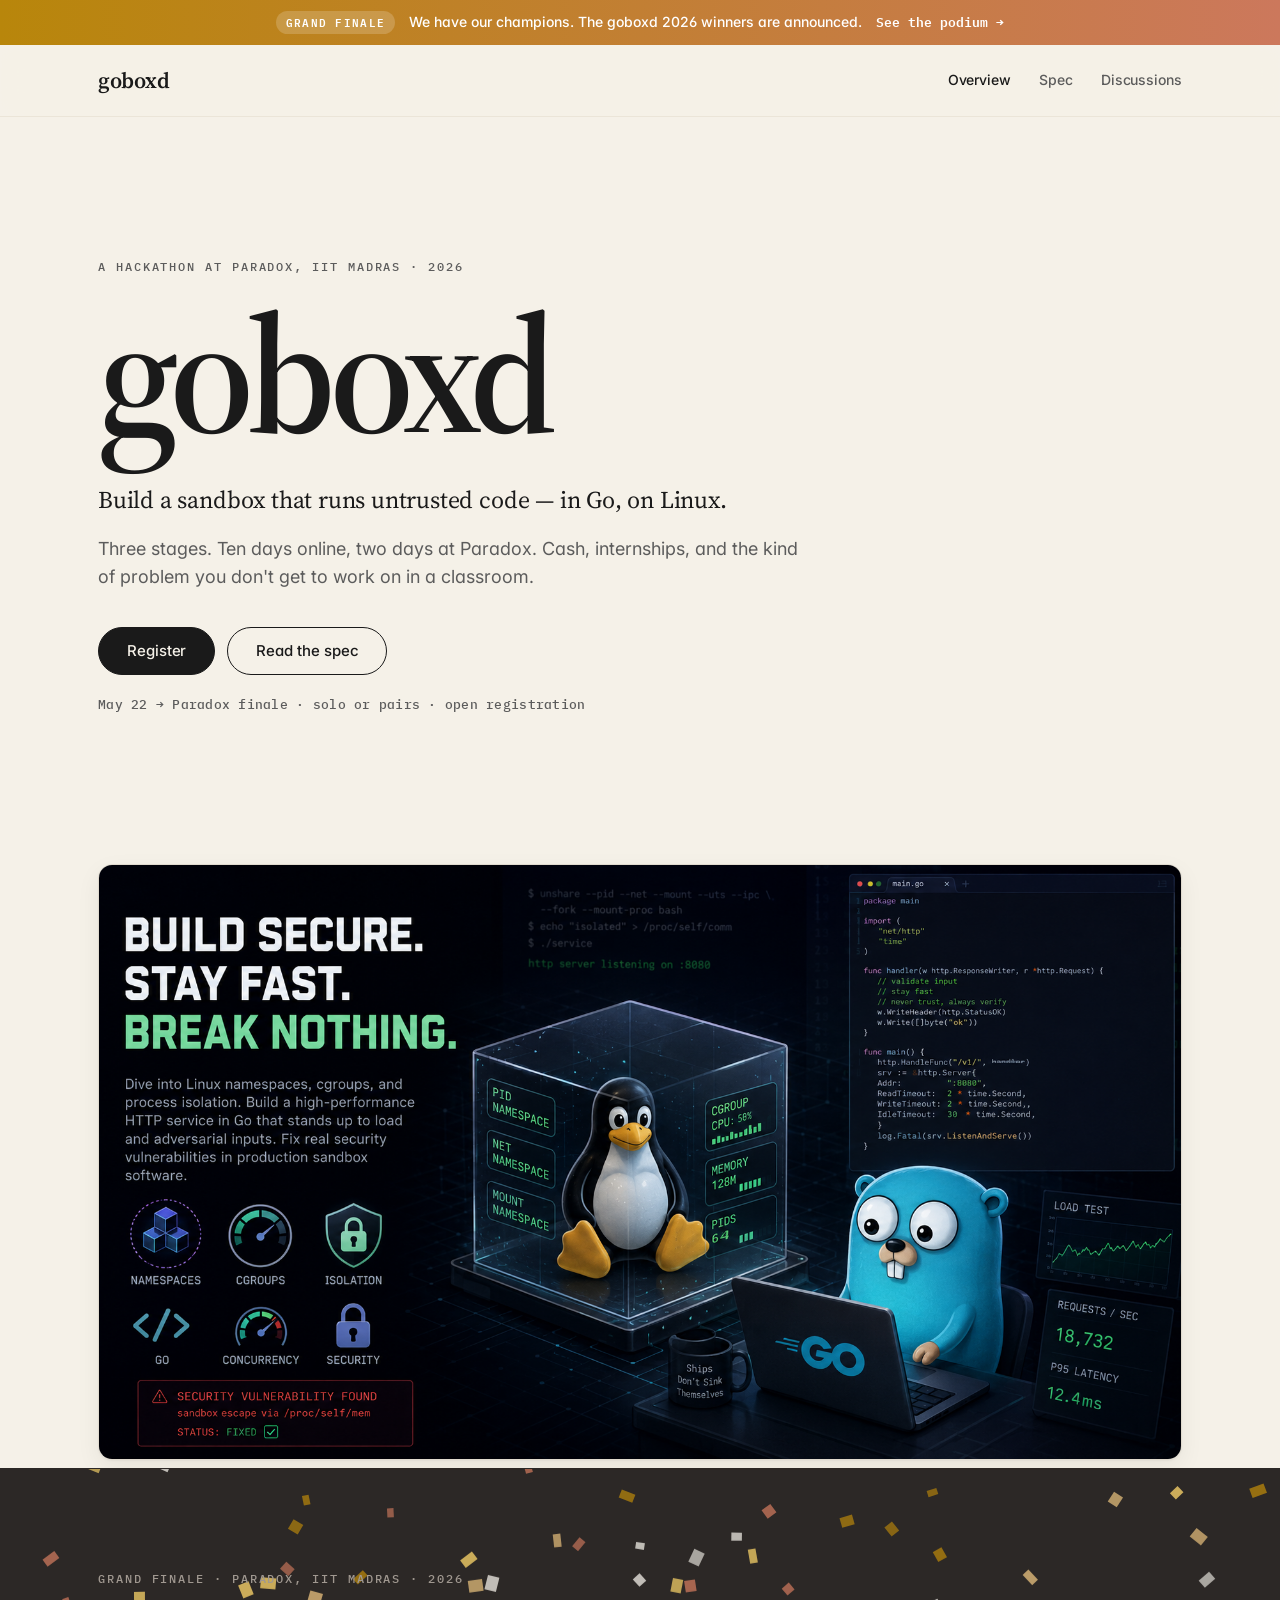
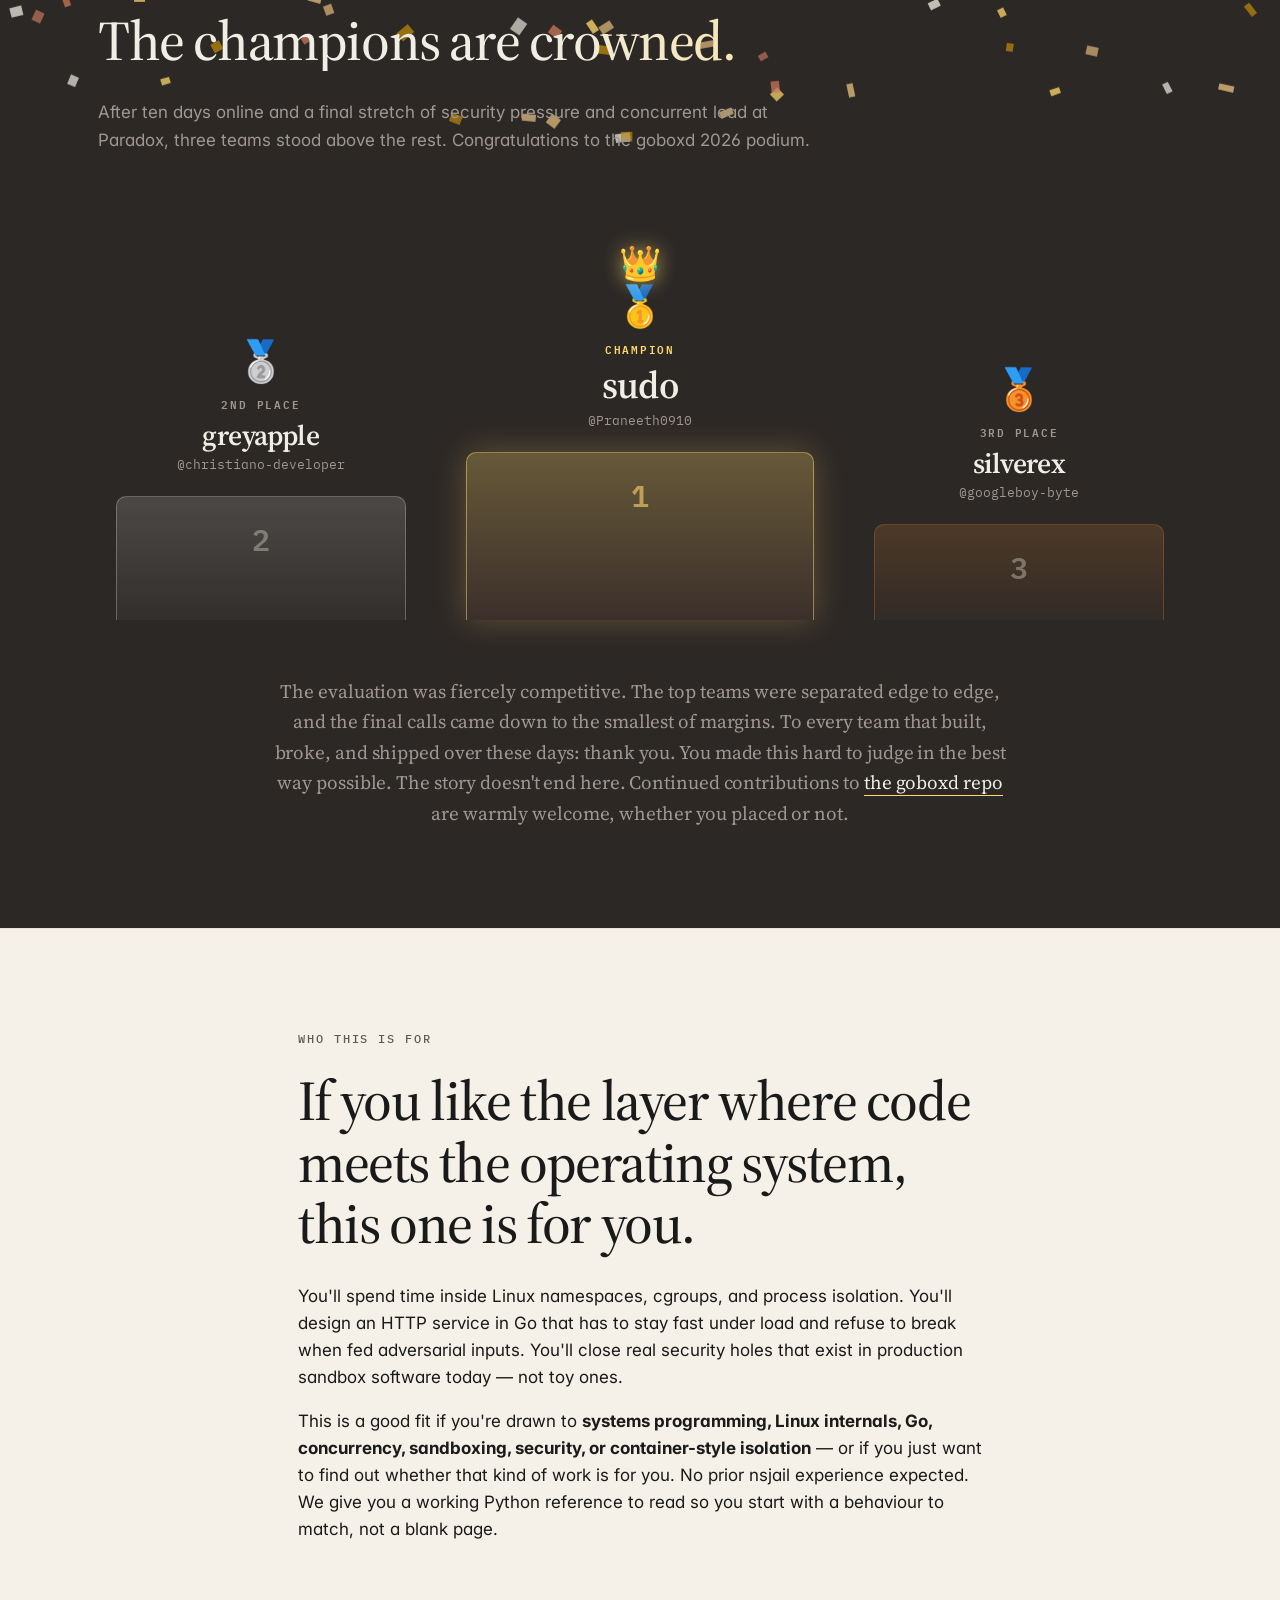
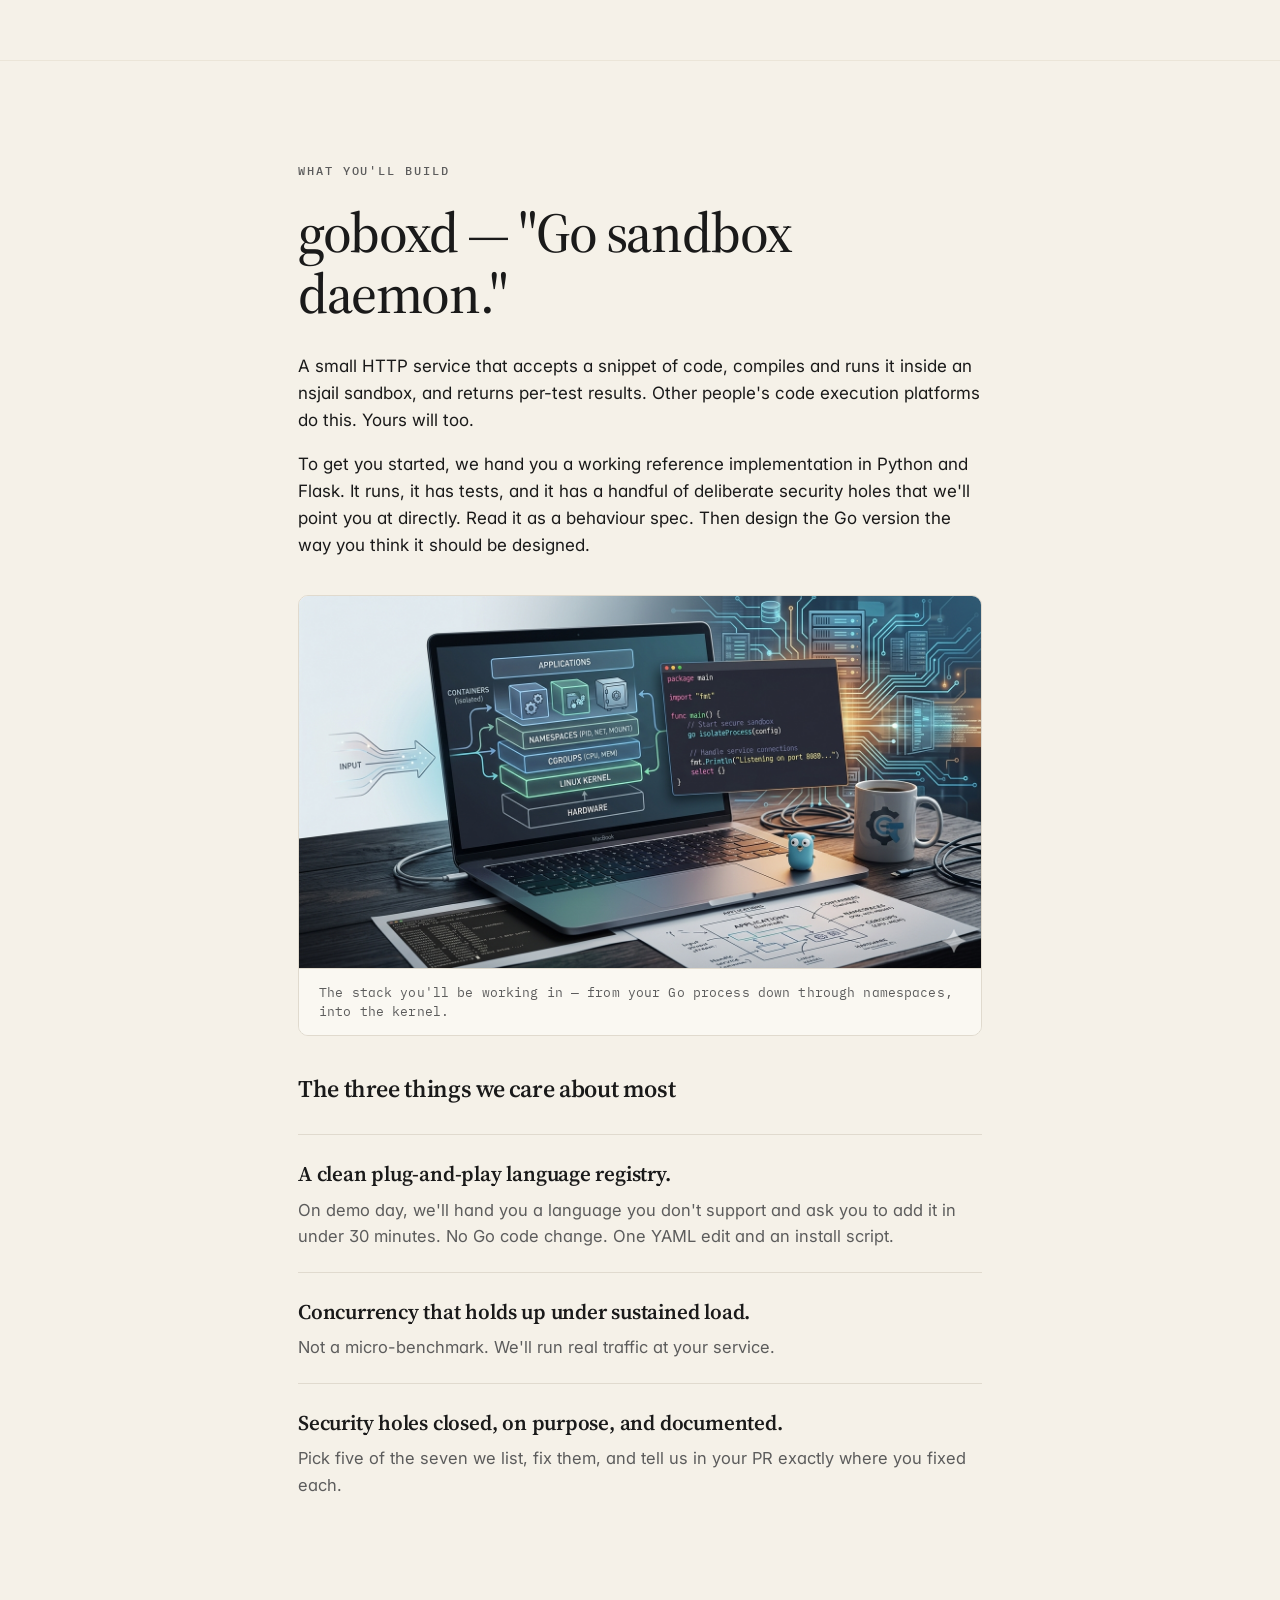
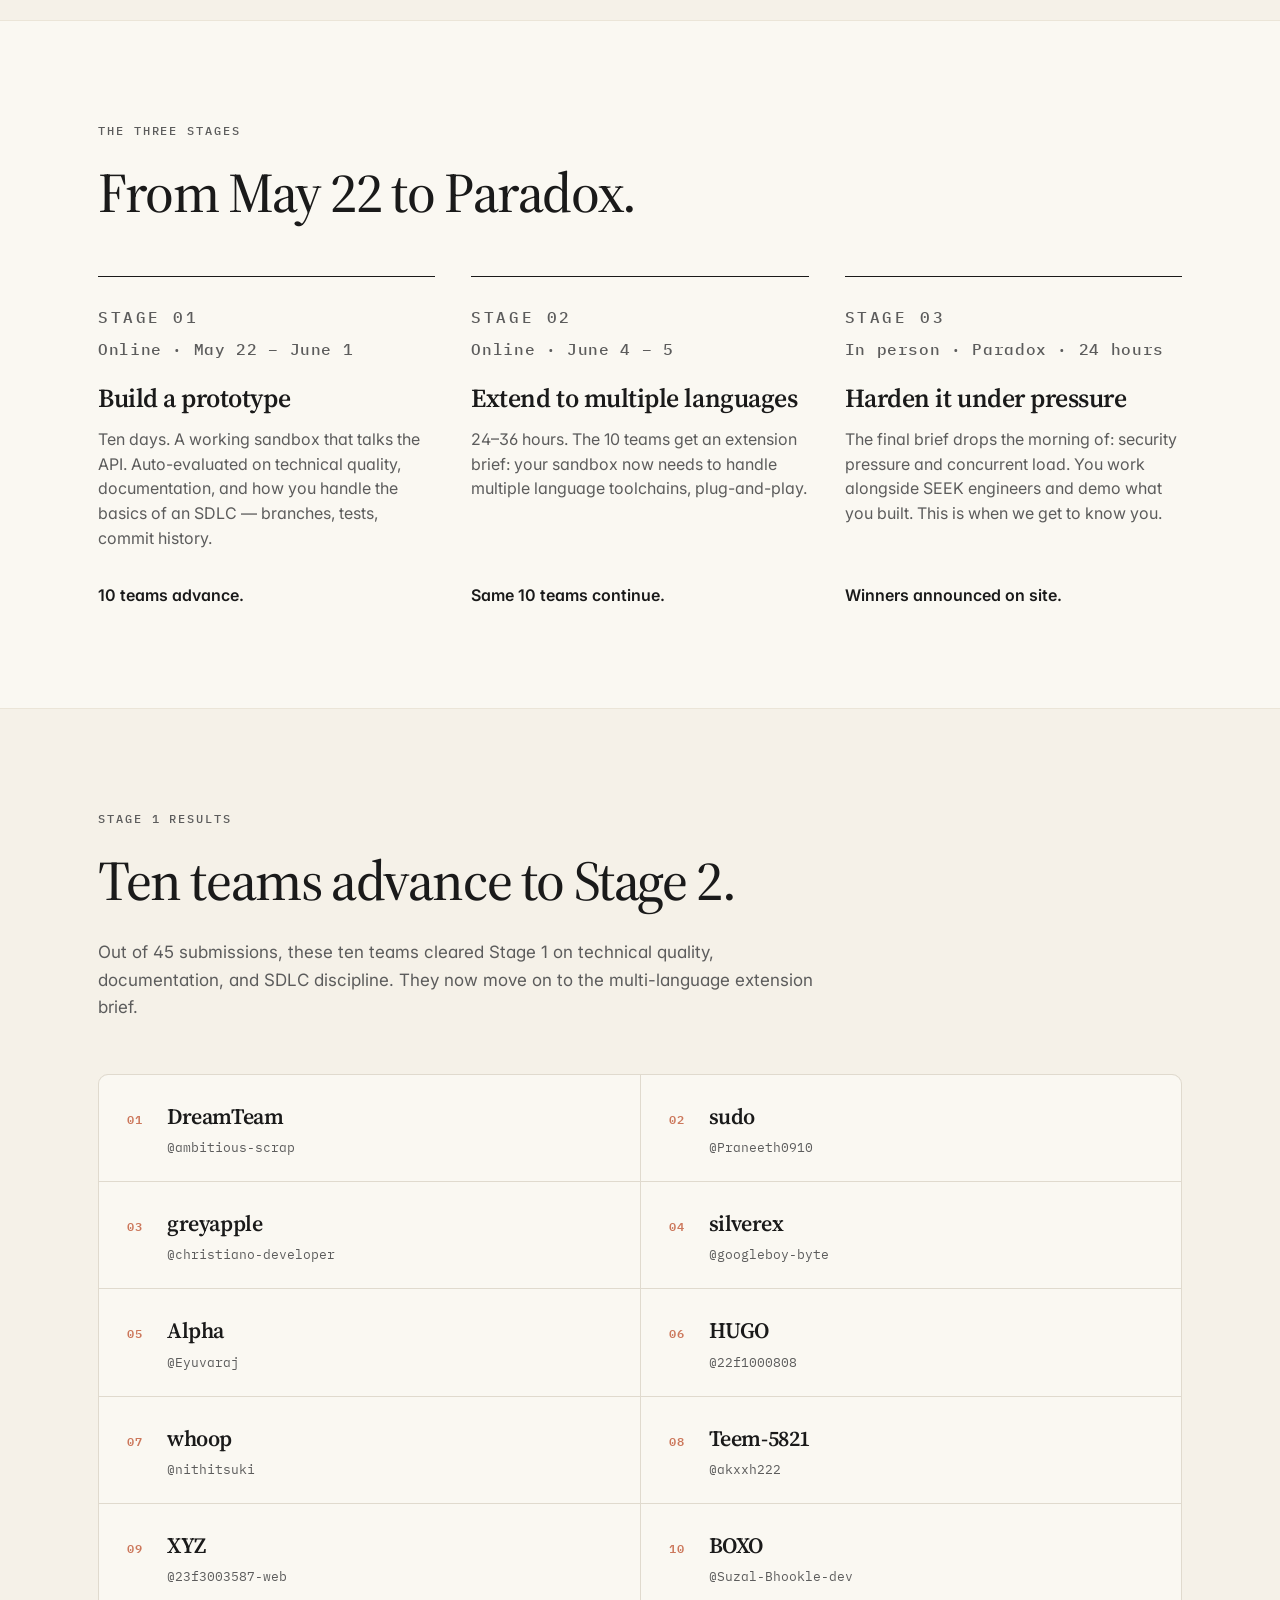
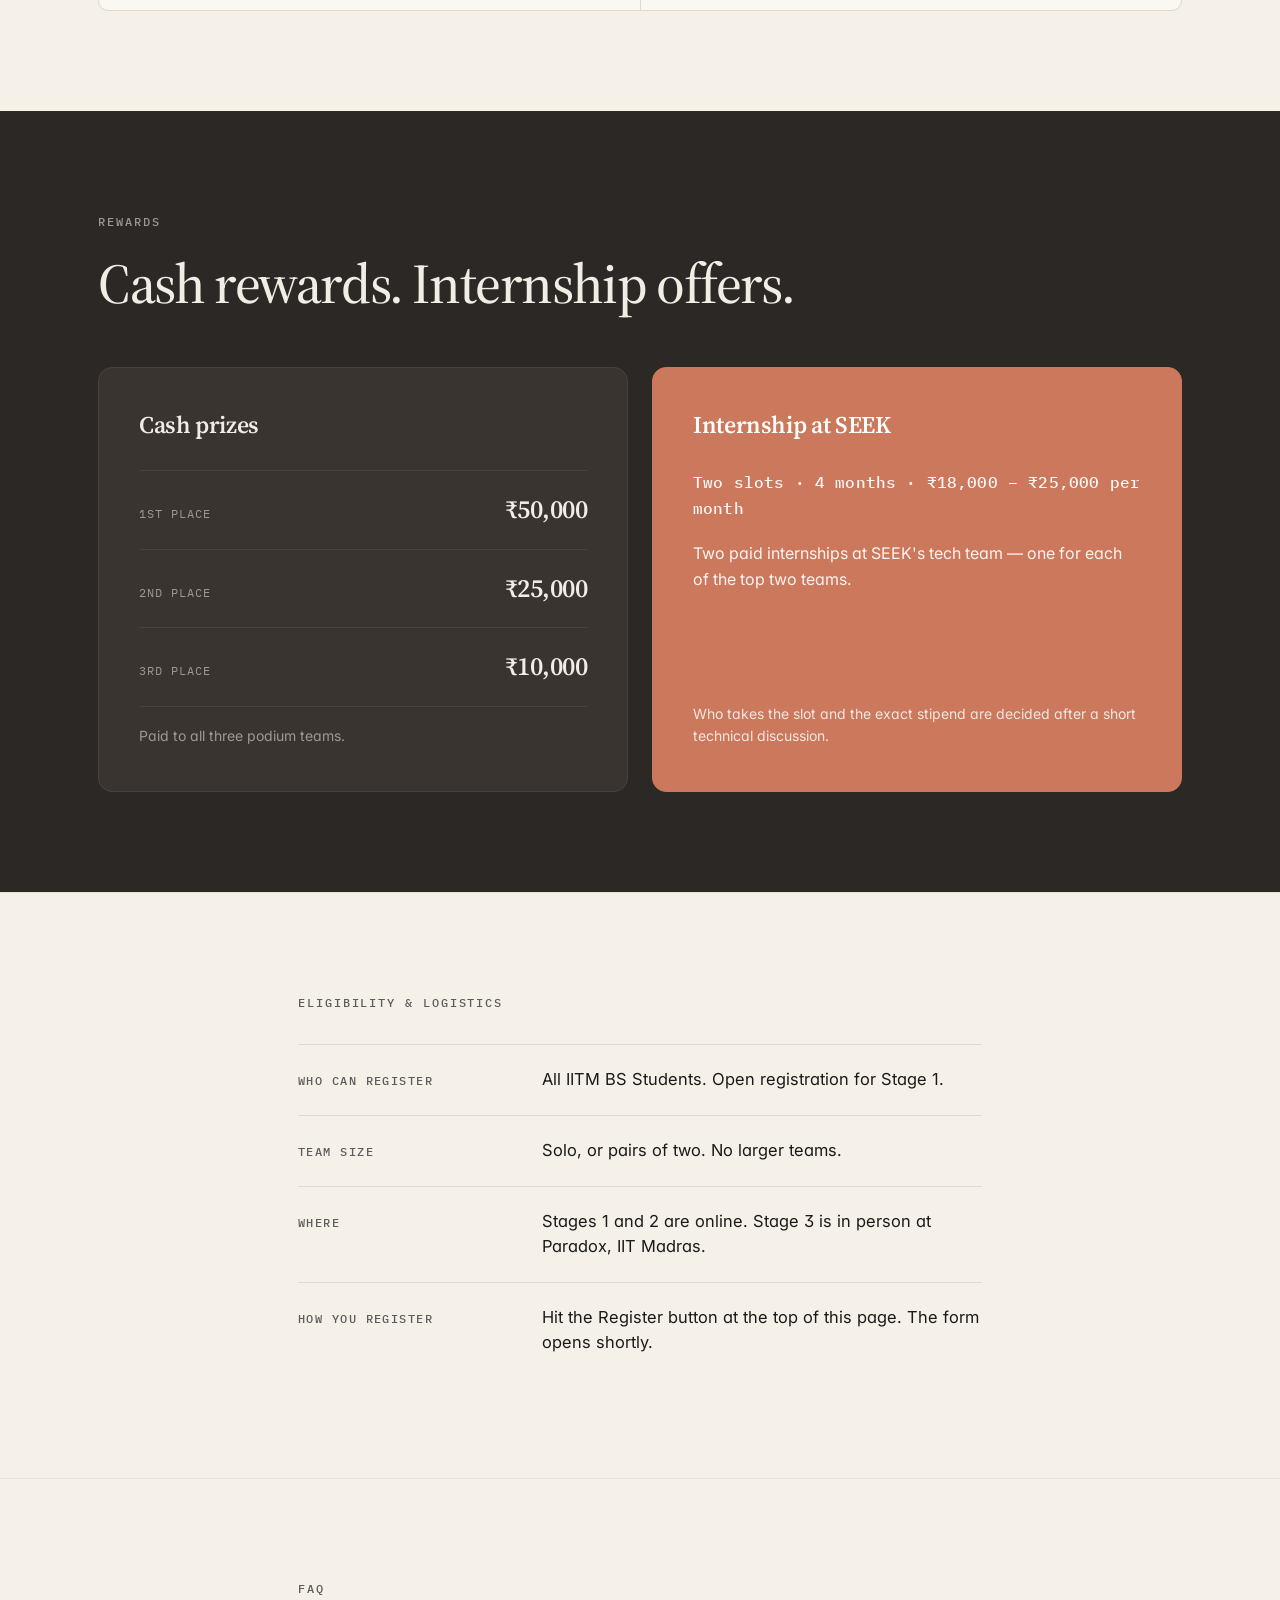
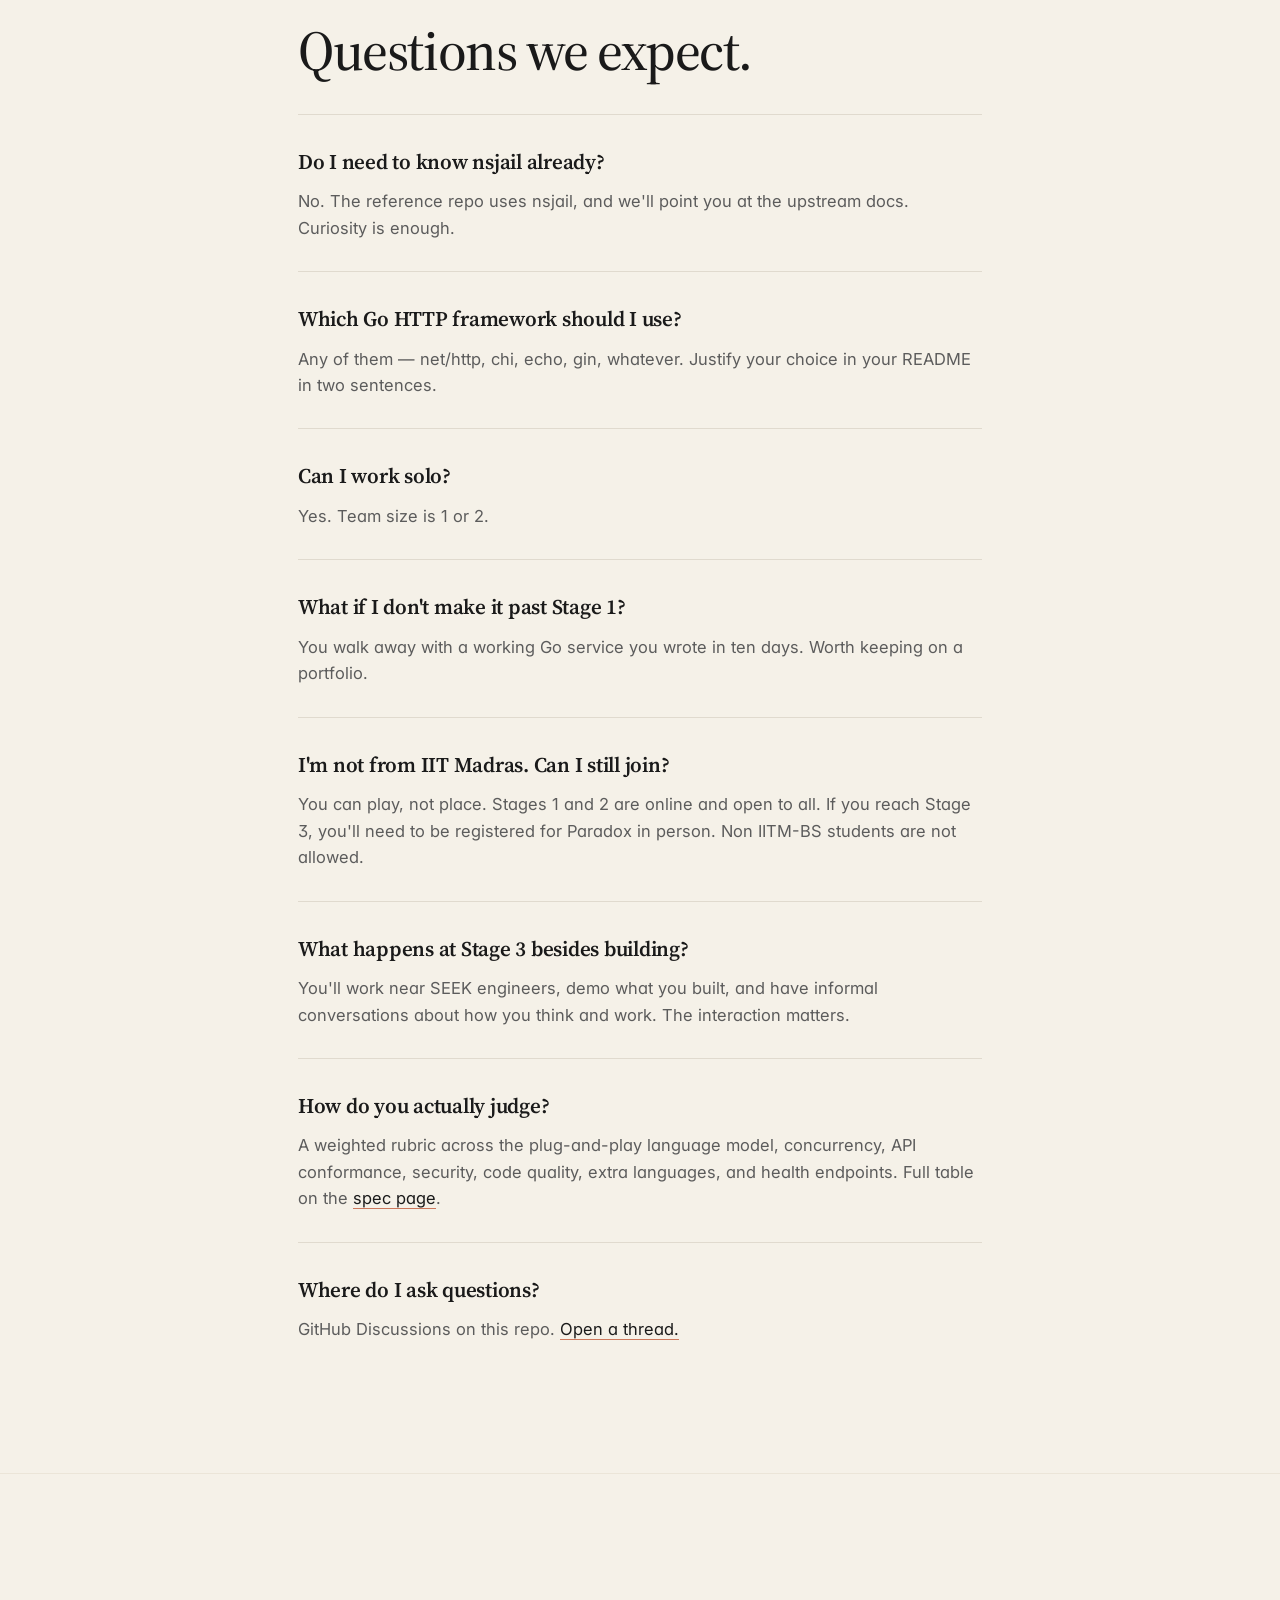
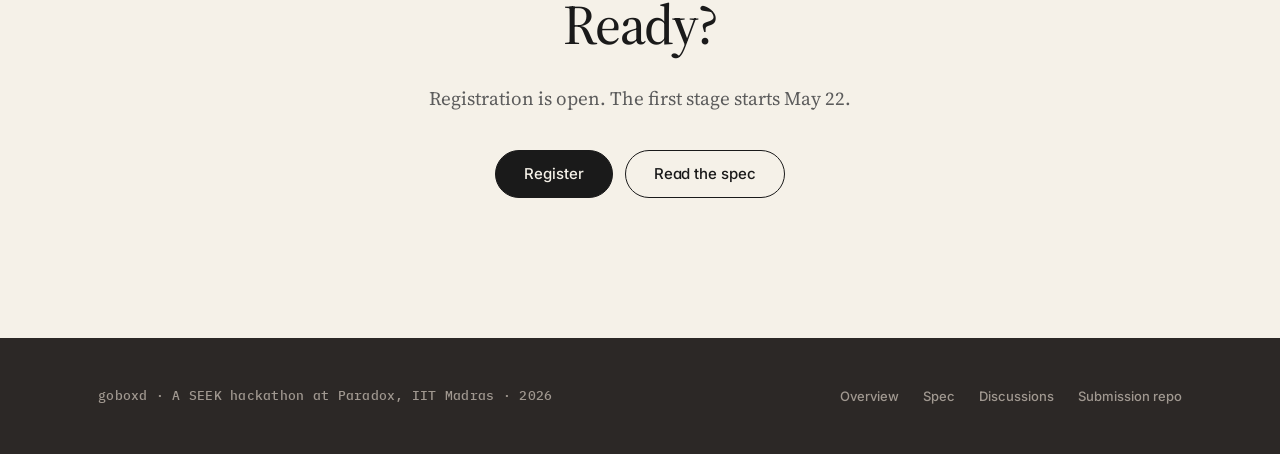
<file: index.html>
<!DOCTYPE html>
<html lang="en">
<head>
  <meta charset="UTF-8">
  <meta name="viewport" content="width=device-width, initial-scale=1.0">
  <title>goboxd · A hackathon at Paradox, IIT Madras 2026</title>
  <meta name="description" content="Build a sandbox that runs untrusted code — in Go, on Linux. A three-stage hackathon by SEEK at Paradox, IIT Madras.">
  <meta property="og:title" content="goboxd · A hackathon at Paradox, IIT Madras">
  <meta property="og:description" content="Build a sandbox that runs untrusted code — in Go, on Linux. Three stages. Ten days online, two days at Paradox.">
  <meta property="og:type" content="website">
  <link rel="preconnect" href="https://fonts.googleapis.com">
  <link rel="preconnect" href="https://fonts.gstatic.com" crossorigin>
  <link href="https://fonts.googleapis.com/css2?family=Source+Serif+4:opsz,wght@8..60,400;8..60,500;8..60,600;8..60,700&family=Inter:wght@400;500;600;700&family=IBM+Plex+Mono:wght@400;500;600&display=swap" rel="stylesheet">
  <link rel="stylesheet" href="assets/styles.css">
  <link rel="icon" type="image/x-icon" href="assets/favicon.ico">
</head>
<body class="page-overview">
  <a class="finalist-banner winners-banner" href="#winners">
    <span class="finalist-banner-badge mono">Grand finale</span>
    <span class="finalist-banner-text">We have our champions. The goboxd 2026 winners are announced.</span>
    <span class="finalist-banner-cta mono">See the podium &rarr;</span>
  </a>
  <header class="site-nav">
    <div class="nav-inner">
      <a class="nav-brand mono" href="./">goboxd</a>
      <nav>
        <a href="./" class="active">Overview</a>
        <a href="spec.html">Spec</a>
        <a href="https://github.com/intern-iitm/goboxd-hackathon/discussions">Discussions</a>
      </nav>
    </div>
  </header>

  <main>
    <section class="hero">
      <div class="container">
        <p class="kicker">A hackathon at Paradox, IIT Madras · 2026</p>
        <h1 class="display">goboxd</h1>
        <p class="lead">Build a sandbox that runs untrusted code &mdash; in Go, on Linux.</p>
        <p class="hero-meta">Three stages. Ten days online, two days at Paradox. Cash, internships, and the kind of problem you don't get to work on in a classroom.</p>
        <div class="cta-row">
          <a href="https://docs.google.com/forms/d/e/1FAIpQLSeis6PSVKp43kDZYzZf0JDja0u3b3y9wSGXR2Oujw1bW1EEsQ/viewform" target="_blank" rel="noopener" class="btn btn-primary">Register</a>
          <a href="spec.html" class="btn btn-secondary">Read the spec</a>
        </div>
        <p class="hero-dates mono">May 22 &rarr; Paradox finale · solo or pairs · open registration</p>
      </div>
    </section>

    <section class="featured">
      <div class="container">
        <figure class="feature-figure">
          <img src="assets/img/poster.png" alt="Stylized poster: Linux penguin and Go gopher inside a glowing sandbox cube, surrounded by labels for namespaces, cgroups, isolation, concurrency, and security.">
        </figure>
      </div>
    </section>

    <section class="section section-winners" id="winners">
      <canvas class="confetti-canvas" aria-hidden="true"></canvas>
      <div class="container">
        <p class="kicker">Grand finale · Paradox, IIT Madras · 2026</p>
        <h2 class="display">The champions are crowned.</h2>
        <p class="winners-intro">After ten days online and a final stretch of security pressure and concurrent load at Paradox, three teams stood above the rest. Congratulations to the goboxd 2026 podium.</p>
        <ol class="podium">
          <li class="podium-place place-2">
            <span class="podium-medal" aria-hidden="true">&#129352;</span>
            <span class="podium-rank mono">2nd place</span>
            <span class="podium-name">greyapple</span>
            <a class="podium-handle" href="https://github.com/christiano-developer">@christiano-developer</a>
            <span class="podium-bar"><span class="podium-bar-num mono">2</span></span>
          </li>
          <li class="podium-place place-1">
            <span class="podium-crown" aria-hidden="true">&#128081;</span>
            <span class="podium-medal" aria-hidden="true">&#129351;</span>
            <span class="podium-rank mono">Champion</span>
            <span class="podium-name">sudo</span>
            <a class="podium-handle" href="https://github.com/Praneeth0910">@Praneeth0910</a>
            <span class="podium-bar"><span class="podium-bar-num mono">1</span></span>
          </li>
          <li class="podium-place place-3">
            <span class="podium-medal" aria-hidden="true">&#129353;</span>
            <span class="podium-rank mono">3rd place</span>
            <span class="podium-name">silverex</span>
            <a class="podium-handle" href="https://github.com/googleboy-byte">@googleboy-byte</a>
            <span class="podium-bar"><span class="podium-bar-num mono">3</span></span>
          </li>
        </ol>
        <p class="winners-thanks">The evaluation was fiercely competitive. The top teams were separated edge to edge, and the final calls came down to the smallest of margins. To every team that built, broke, and shipped over these days: thank you. You made this hard to judge in the best way possible. The story doesn't end here. Continued contributions to <a href="https://github.com/thesouldev/goboxd">the goboxd repo</a> are warmly welcome, whether you placed or not.</p>
      </div>
    </section>

    <section class="section section-audience">
      <div class="container narrow">
        <p class="kicker">Who this is for</p>
        <h2 class="display">If you like the layer where code meets the operating system, this one is for you.</h2>
        <p>You'll spend time inside Linux namespaces, cgroups, and process isolation. You'll design an HTTP service in Go that has to stay fast under load and refuse to break when fed adversarial inputs. You'll close real security holes that exist in production sandbox software today &mdash; not toy ones.</p>
        <p>This is a good fit if you're drawn to <strong>systems programming, Linux internals, Go, concurrency, sandboxing, security, or container-style isolation</strong> &mdash; or if you just want to find out whether that kind of work is for you. No prior nsjail experience expected. We give you a working Python reference to read so you start with a behaviour to match, not a blank page.</p>
      </div>
    </section>

    <section class="section section-build">
      <div class="container narrow">
        <p class="kicker">What you'll build</p>
        <h2 class="display">goboxd &mdash; "Go sandbox daemon."</h2>
        <p>A small HTTP service that accepts a snippet of code, compiles and runs it inside an nsjail sandbox, and returns per-test results. Other people's code execution platforms do this. Yours will too.</p>
        <p>To get you started, we hand you a working reference implementation in Python and Flask. It runs, it has tests, and it has a handful of deliberate security holes that we'll point you at directly. Read it as a behaviour spec. Then design the Go version the way you think it should be designed.</p>

        <figure class="inline-figure">
          <img src="assets/img/arch-laptop.png" alt="Laptop displaying Go code with an overlay diagram showing the Linux stack: applications, containers, namespaces, kernel, hardware." loading="lazy">
          <figcaption>The stack you'll be working in &mdash; from your Go process down through namespaces, into the kernel.</figcaption>
        </figure>

        <h3 class="subheading">The three things we care about most</h3>
        <ul class="value-list">
          <li><strong>A clean plug-and-play language registry.</strong> On demo day, we'll hand you a language you don't support and ask you to add it in under 30 minutes. No Go code change. One YAML edit and an install script.</li>
          <li><strong>Concurrency that holds up under sustained load.</strong> Not a micro-benchmark. We'll run real traffic at your service.</li>
          <li><strong>Security holes closed, on purpose, and documented.</strong> Pick five of the seven we list, fix them, and tell us in your PR exactly where you fixed each.</li>
        </ul>
      </div>
    </section>

    <section class="section section-stages">
      <div class="container">
        <p class="kicker">The three stages</p>
        <h2 class="display">From May 22 to Paradox.</h2>
        <div class="stages-grid">
          <article class="stage">
            <p class="stage-num mono">Stage 01</p>
            <p class="stage-dates mono">Online · May 22 &ndash; June 1</p>
            <h3>Build a prototype</h3>
            <p>Ten days. A working sandbox that talks the API. Auto-evaluated on technical quality, documentation, and how you handle the basics of an SDLC &mdash; branches, tests, commit history.</p>
            <p class="stage-advance"><strong>10 teams advance.</strong></p>
          </article>
          <article class="stage">
            <p class="stage-num mono">Stage 02</p>
            <p class="stage-dates mono">Online · June 4 &ndash; 5</p>
            <h3>Extend to multiple languages</h3>
            <p>24&ndash;36 hours. The 10 teams get an extension brief: your sandbox now needs to handle multiple language toolchains, plug-and-play.</p>
            <p class="stage-advance"><strong>Same 10 teams continue.</strong></p>
          </article>
          <article class="stage">
            <p class="stage-num mono">Stage 03</p>
            <p class="stage-dates mono">In person · Paradox · 24 hours</p>
            <h3>Harden it under pressure</h3>
            <p>The final brief drops the morning of: security pressure and concurrent load. You work alongside SEEK engineers and demo what you built. This is when we get to know you.</p>
            <p class="stage-advance"><strong>Winners announced on site.</strong></p>
          </article>
        </div>
      </div>
    </section>

    <section class="section section-finalists" id="finalists">
      <div class="container">
        <p class="kicker">Stage 1 results</p>
        <h2 class="display">Ten teams advance to Stage 2.</h2>
        <p class="finalists-intro">Out of 45 submissions, these ten teams cleared Stage 1 on technical quality, documentation, and SDLC discipline. They now move on to the multi-language extension brief.</p>
        <ol class="finalists-grid">
          <li class="finalist">
            <span class="finalist-num mono">01</span>
            <span class="finalist-body">
              <span class="finalist-name">DreamTeam</span>
              <a class="finalist-handle" href="https://github.com/ambitious-scrap">@ambitious-scrap</a>
            </span>
          </li>
          <li class="finalist">
            <span class="finalist-num mono">02</span>
            <span class="finalist-body">
              <span class="finalist-name">sudo</span>
              <a class="finalist-handle" href="https://github.com/Praneeth0910">@Praneeth0910</a>
            </span>
          </li>
          <li class="finalist">
            <span class="finalist-num mono">03</span>
            <span class="finalist-body">
              <span class="finalist-name">greyapple</span>
              <a class="finalist-handle" href="https://github.com/christiano-developer">@christiano-developer</a>
            </span>
          </li>
          <li class="finalist">
            <span class="finalist-num mono">04</span>
            <span class="finalist-body">
              <span class="finalist-name">silverex</span>
              <a class="finalist-handle" href="https://github.com/googleboy-byte">@googleboy-byte</a>
            </span>
          </li>
          <li class="finalist">
            <span class="finalist-num mono">05</span>
            <span class="finalist-body">
              <span class="finalist-name">Alpha</span>
              <a class="finalist-handle" href="https://github.com/Eyuvaraj">@Eyuvaraj</a>
            </span>
          </li>
          <li class="finalist">
            <span class="finalist-num mono">06</span>
            <span class="finalist-body">
              <span class="finalist-name">HUGO</span>
              <a class="finalist-handle" href="https://github.com/22f1000808">@22f1000808</a>
            </span>
          </li>
          <li class="finalist">
            <span class="finalist-num mono">07</span>
            <span class="finalist-body">
              <span class="finalist-name">whoop</span>
              <a class="finalist-handle" href="https://github.com/nithitsuki">@nithitsuki</a>
            </span>
          </li>
          <li class="finalist">
            <span class="finalist-num mono">08</span>
            <span class="finalist-body">
              <span class="finalist-name">Teem-5821</span>
              <a class="finalist-handle" href="https://github.com/akxxh222">@akxxh222</a>
            </span>
          </li>
          <li class="finalist">
            <span class="finalist-num mono">09</span>
            <span class="finalist-body">
              <span class="finalist-name">XYZ</span>
              <a class="finalist-handle" href="https://github.com/23f3003587-web">@23f3003587-web</a>
            </span>
          </li>
          <li class="finalist">
            <span class="finalist-num mono">10</span>
            <span class="finalist-body">
              <span class="finalist-name">BOXO</span>
              <a class="finalist-handle" href="https://github.com/Suzal-Bhookle-dev">@Suzal-Bhookle-dev</a>
            </span>
          </li>
        </ol>
      </div>
    </section>

    <section class="section section-rewards">
      <div class="container">
        <p class="kicker">Rewards</p>
        <h2 class="display">Cash rewards. Internship offers.</h2>
        <div class="rewards-grid">
          <div class="reward-card">
            <h3 class="reward-title">Cash prizes</h3>
            <ul class="prize-list">
              <li><span class="prize-place">1st place</span><span class="prize-amount">&#8377;50,000</span></li>
              <li><span class="prize-place">2nd place</span><span class="prize-amount">&#8377;25,000</span></li>
              <li><span class="prize-place">3rd place</span><span class="prize-amount">&#8377;10,000</span></li>
            </ul>
            <p class="reward-note">Paid to all three podium teams.</p>
          </div>
          <div class="reward-card highlighted">
            <h3 class="reward-title">Internship at SEEK</h3>
            <p class="reward-headline">Two slots · 4 months · &#8377;18,000 &ndash; &#8377;25,000 per month</p>
            <p>Two paid internships at SEEK's tech team &mdash; one for each of the top two teams.</p>
            <p class="reward-note">Who takes the slot and the exact stipend are decided after a short technical discussion.</p>
          </div>
        </div>
      </div>
    </section>

    <section class="section section-logistics">
      <div class="container narrow">
        <p class="kicker">Eligibility &amp; logistics</p>
        <dl class="logistics">
          <div>
            <dt>Who can register</dt>
            <dd>All IITM BS Students. Open registration for Stage 1.</dd>
          </div>
          <div>
            <dt>Team size</dt>
            <dd>Solo, or pairs of two. No larger teams.</dd>
          </div>
          <div>
            <dt>Where</dt>
            <dd>Stages 1 and 2 are online. Stage 3 is in person at Paradox, IIT Madras.</dd>
          </div>
          <div>
            <dt>How you register</dt>
            <dd>Hit the Register button at the top of this page. The form opens shortly.</dd>
          </div>
        </dl>
      </div>
    </section>

    <section class="section section-faq">
      <div class="container narrow">
        <p class="kicker">FAQ</p>
        <h2 class="display">Questions we expect.</h2>
        <dl class="faq">
          <div>
            <dt>Do I need to know nsjail already?</dt>
            <dd>No. The reference repo uses nsjail, and we'll point you at the upstream docs. Curiosity is enough.</dd>
          </div>
          <div>
            <dt>Which Go HTTP framework should I use?</dt>
            <dd>Any of them &mdash; net/http, chi, echo, gin, whatever. Justify your choice in your README in two sentences.</dd>
          </div>
          <div>
            <dt>Can I work solo?</dt>
            <dd>Yes. Team size is 1 or 2.</dd>
          </div>
          <div>
            <dt>What if I don't make it past Stage 1?</dt>
            <dd>You walk away with a working Go service you wrote in ten days. Worth keeping on a portfolio.</dd>
          </div>
          <div>
            <dt>I'm not from IIT Madras. Can I still join?</dt>
            <dd>You can play, not place. Stages 1 and 2 are online and open to all. If you reach Stage 3, you'll need to be registered for Paradox in person. Non IITM-BS students are not allowed.</dd>
          </div>
          <div>
            <dt>What happens at Stage 3 besides building?</dt>
            <dd>You'll work near SEEK engineers, demo what you built, and have informal conversations about how you think and work. The interaction matters.</dd>
          </div>
          <div>
            <dt>How do you actually judge?</dt>
            <dd>A weighted rubric across the plug-and-play language model, concurrency, API conformance, security, code quality, extra languages, and health endpoints. Full table on the <a href="spec.html#judging">spec page</a>.</dd>
          </div>
          <div>
            <dt>Where do I ask questions?</dt>
            <dd>GitHub Discussions on this repo. <a href="https://github.com/intern-iitm/goboxd-hackathon/discussions">Open a thread.</a></dd>
          </div>
        </dl>
      </div>
    </section>

    <section class="section section-cta-final">
      <div class="container narrow">
        <h2 class="display">Ready?</h2>
        <p>Registration is open. The first stage starts May 22.</p>
        <div class="cta-row">
          <a href="https://docs.google.com/forms/d/e/1FAIpQLSeis6PSVKp43kDZYzZf0JDja0u3b3y9wSGXR2Oujw1bW1EEsQ/viewform" target="_blank" rel="noopener" class="btn btn-primary">Register</a>
          <a href="spec.html" class="btn btn-secondary">Read the spec</a>
        </div>
      </div>
    </section>
  </main>

  <footer class="site-footer">
    <div class="container footer-inner">
      <p class="mono">goboxd · A SEEK hackathon at Paradox, IIT Madras · 2026</p>
      <nav class="footer-nav">
        <a href="./">Overview</a>
        <a href="spec.html">Spec</a>
        <a href="https://github.com/intern-iitm/goboxd-hackathon/discussions">Discussions</a>
        <a href="https://github.com/thesouldev/goboxd">Submission repo</a>
      </nav>
    </div>
  </footer>

  <script src="assets/main.js" defer></script>
</body>
</html>
</file>
<file: assets/styles.css>
:root {
  --bg: #F5F1E8;
  --bg-elevated: #FAF8F2;
  --bg-spec: #FBF9F3;
  --bg-dark: #2C2826;
  --bg-dark-elevated: #3A3431;
  --fg: #1A1A1A;
  --fg-soft: #2C2826;
  --fg-dim: #5C5C5C;
  --fg-on-dark: #F0EDE5;
  --fg-on-dark-dim: #A09890;
  --accent: #CC785C;
  --accent-hover: #B46449;
  --border: #E0DACE;
  --border-soft: #EBE5D8;
  --border-dark: #4A413E;
  --code-bg: #EBE5D5;

  --serif: "Source Serif 4", "Source Serif Pro", "Tiempos Headline", Georgia, "Times New Roman", serif;
  --sans: "Inter", -apple-system, BlinkMacSystemFont, "Segoe UI", Roboto, "Helvetica Neue", Arial, sans-serif;
  --mono: "IBM Plex Mono", "JetBrains Mono", "Menlo", "Monaco", "Consolas", monospace;

  --container: 1140px;
  --container-narrow: 740px;

  --radius-sm: 6px;
  --radius-md: 10px;
  --radius-lg: 14px;
  --radius-pill: 999px;
}

* { box-sizing: border-box; }

html { scroll-behavior: smooth; }

body {
  margin: 0;
  font-family: var(--sans);
  font-size: 17px;
  line-height: 1.6;
  color: var(--fg);
  background: var(--bg);
  -webkit-font-smoothing: antialiased;
  -moz-osx-font-smoothing: grayscale;
  font-feature-settings: "ss01", "cv11";
}

img, svg { display: block; max-width: 100%; }

a {
  color: var(--fg);
  text-decoration: none;
  border-bottom: 1px solid var(--fg);
  transition: color 0.18s ease, border-color 0.18s ease;
}
a:hover { color: var(--accent); border-bottom-color: var(--accent); }

p { margin: 0 0 16px; }
ol, ul { margin: 0 0 16px; padding-left: 22px; }

.container {
  max-width: var(--container);
  margin: 0 auto;
  padding: 0 28px;
}
.container.narrow { max-width: var(--container-narrow); }
.center { text-align: center; }

.mono { font-family: var(--mono); }
.serif { font-family: var(--serif); }

.kicker {
  font-family: var(--mono);
  font-size: 12px;
  text-transform: uppercase;
  letter-spacing: 0.16em;
  color: var(--fg-dim);
  margin: 0 0 22px 0;
  font-weight: 500;
}

h1, h2, h3, h4 {
  font-family: var(--serif);
  font-weight: 600;
  line-height: 1.1;
  letter-spacing: -0.015em;
  color: var(--fg);
}
h1.display {
  font-size: clamp(72px, 13vw, 168px);
  margin: 0 0 32px;
  letter-spacing: -0.05em;
  line-height: 0.92;
  font-weight: 600;
}
h2.display {
  font-size: clamp(34px, 5vw, 56px);
  margin: 0 0 28px;
  letter-spacing: -0.025em;
  font-weight: 500;
}
h3.subheading {
  font-size: 24px;
  margin: 40px 0 16px;
  letter-spacing: -0.015em;
}
.lead {
  font-size: 24px;
  line-height: 1.42;
  color: var(--fg);
  margin: 0 0 18px;
  font-weight: 400;
  font-family: var(--serif);
  letter-spacing: -0.008em;
}

/* nav */
.site-nav {
  position: sticky;
  top: 0;
  z-index: 50;
  background: rgba(245, 241, 232, 0.86);
  backdrop-filter: saturate(180%) blur(14px);
  -webkit-backdrop-filter: saturate(180%) blur(14px);
  border-bottom: 1px solid var(--border-soft);
}
.nav-inner {
  max-width: var(--container);
  margin: 0 auto;
  display: flex;
  align-items: center;
  justify-content: space-between;
  padding: 18px 28px;
}
.nav-brand {
  font-family: var(--serif);
  font-weight: 600;
  font-size: 22px;
  color: var(--fg);
  border-bottom: none;
  letter-spacing: -0.02em;
}
.nav-brand:hover { color: var(--fg); border-bottom: none; }
.site-nav nav { display: flex; gap: 28px; align-items: center; }
.site-nav nav a {
  color: var(--fg-dim);
  border-bottom: none;
  font-size: 14px;
  font-weight: 500;
  letter-spacing: -0.005em;
}
.site-nav nav a:hover,
.site-nav nav a.active {
  color: var(--fg);
  border-bottom: none;
}

/* hero */
.hero { padding: 140px 0 100px; }
.hero .lead { max-width: 760px; font-weight: 400; }
.hero-meta {
  color: var(--fg-dim);
  max-width: 700px;
  font-size: 18px;
  line-height: 1.55;
}
.cta-row {
  display: flex;
  gap: 12px;
  margin: 36px 0 20px;
  flex-wrap: wrap;
}
.btn {
  display: inline-flex;
  align-items: center;
  justify-content: center;
  padding: 14px 28px;
  font-weight: 500;
  font-size: 15px;
  border: 1px solid var(--fg);
  border-radius: var(--radius-pill);
  color: var(--fg);
  background: transparent;
  cursor: pointer;
  font-family: var(--sans);
  letter-spacing: -0.005em;
  transition: background 0.18s ease, color 0.18s ease, border-color 0.18s ease, transform 0.18s ease;
  text-decoration: none;
  line-height: 1.2;
}
.btn:hover { transform: translateY(-1px); }
.btn-primary {
  background: var(--fg);
  color: var(--bg);
  border-color: var(--fg);
}
.btn-primary:hover {
  background: var(--accent);
  border-color: var(--accent);
  color: #fff;
}
.btn-secondary:hover {
  background: var(--fg);
  color: var(--bg);
}
.hero-dates {
  color: var(--fg-dim);
  font-size: 13px;
  margin-top: 20px;
  letter-spacing: 0.02em;
  font-weight: 500;
}

/* sections */
.section { padding: 100px 0; border-top: 1px solid var(--border-soft); }
.section-stages { background: var(--bg-elevated); }
.section-rewards {
  background: var(--bg-dark);
  color: var(--fg-on-dark);
  border-top-color: var(--bg-dark);
}
.section-rewards .kicker { color: var(--fg-on-dark-dim); }
.section-rewards h2,
.section-rewards h2.display { color: var(--fg-on-dark); }
.section-cta-final {
  padding: 120px 0;
  text-align: center;
  background: var(--bg);
}
.section-cta-final .cta-row { justify-content: center; }
.section-cta-final p {
  color: var(--fg-dim);
  font-size: 19px;
  font-family: var(--serif);
  font-weight: 400;
}

/* value list */
.value-list { padding-left: 0; list-style: none; margin: 32px 0 0; }
.value-list li {
  padding: 22px 0;
  border-top: 1px solid var(--border);
  color: var(--fg-dim);
  font-size: 16.5px;
}
.value-list li strong {
  display: block;
  font-family: var(--serif);
  font-size: 21px;
  font-weight: 600;
  margin-bottom: 6px;
  color: var(--fg);
  letter-spacing: -0.01em;
}

/* stages */
.stages-grid {
  display: grid;
  grid-template-columns: repeat(3, 1fr);
  gap: 36px;
  margin-top: 52px;
}
.stage {
  padding: 28px 0 0;
  border-top: 1px solid var(--fg);
  background: transparent;
  display: flex;
  flex-direction: column;
}
.stage-num {
  font-size: 11px;
  color: var(--fg-dim);
  margin: 0 0 8px;
  letter-spacing: 0.16em;
  text-transform: uppercase;
  font-weight: 500;
}
.stage-dates {
  font-size: 12px;
  color: var(--accent);
  margin: 0 0 22px;
  letter-spacing: 0.04em;
  font-weight: 500;
}
.stage h3 {
  font-size: 26px;
  margin: 0 0 14px;
  letter-spacing: -0.018em;
  font-weight: 600;
}
.stage p {
  color: var(--fg-dim);
  font-size: 16px;
  line-height: 1.55;
}
.stage-advance {
  color: var(--fg-dim);
  font-size: 14.5px;
  margin: auto 0 0;
  padding-top: 16px;
}
.stage-advance strong { color: var(--fg); font-weight: 600; }

/* finalist announcement banner */
.finalist-banner {
  display: flex;
  align-items: center;
  justify-content: center;
  gap: 14px;
  flex-wrap: wrap;
  background: var(--accent);
  color: #fff;
  border: none;
  padding: 11px 24px;
  font-size: 14px;
  text-align: center;
  transition: background 0.15s ease;
}
.finalist-banner:hover {
  background: var(--accent-hover);
  color: #fff;
  border: none;
}
.finalist-banner-badge {
  font-size: 10.5px;
  text-transform: uppercase;
  letter-spacing: 0.12em;
  font-weight: 600;
  background: rgba(255, 255, 255, 0.18);
  padding: 3px 10px;
  border-radius: var(--radius-pill);
}
.finalist-banner-text { font-weight: 500; }
.finalist-banner-cta {
  font-size: 13px;
  font-weight: 600;
  white-space: nowrap;
}

/* finalists */
.section-finalists { background: var(--bg); scroll-margin-top: 84px; }
.finalists-intro {
  max-width: var(--container-narrow);
  color: var(--fg-dim);
  font-size: 17px;
  line-height: 1.62;
  margin: 18px 0 0;
}
.finalists-grid {
  list-style: none;
  padding: 0;
  margin: 52px 0 0;
  display: grid;
  grid-template-columns: repeat(2, 1fr);
  gap: 1px;
  background: var(--border);
  border: 1px solid var(--border);
  border-radius: var(--radius-md);
  overflow: hidden;
}
.finalist {
  background: var(--bg-elevated);
  padding: 24px 28px;
  display: flex;
  align-items: baseline;
  gap: 18px;
  transition: background 0.15s ease;
}
.finalist:hover { background: var(--bg-spec); }
.finalist-num {
  font-size: 12px;
  color: var(--accent);
  font-weight: 600;
  letter-spacing: 0.1em;
  min-width: 22px;
}
.finalist-body { display: flex; flex-direction: column; gap: 3px; }
.finalist-name {
  font-family: var(--serif);
  font-size: 22px;
  font-weight: 600;
  letter-spacing: -0.018em;
  color: var(--fg);
}
.finalist-handle {
  font-family: var(--mono);
  font-size: 12.5px;
  color: var(--fg-dim);
  border-bottom: none;
}
a.finalist-handle:hover { color: var(--accent); }

/* winners — grand finale podium */
.winners-banner { background: linear-gradient(90deg, #B8860B 0%, #CC785C 50%, #B8860B 100%); background-size: 200% 100%; animation: banner-shimmer 6s linear infinite; }
.winners-banner:hover { background: linear-gradient(90deg, #9c7209 0%, #B46449 50%, #9c7209 100%); }
@keyframes banner-shimmer {
  0% { background-position: 0% 0; }
  100% { background-position: 200% 0; }
}

.section-winners {
  position: relative;
  background: var(--bg-dark);
  color: var(--fg-on-dark);
  border-top-color: var(--bg-dark);
  overflow: hidden;
  scroll-margin-top: 84px;
}
.section-winners .container { position: relative; z-index: 2; }
.section-winners .kicker { color: var(--fg-on-dark-dim); }
.section-winners h2.display {
  color: var(--fg-on-dark);
  background: linear-gradient(100deg, #F0EDE5 20%, #FFD86B 45%, #F0EDE5 70%);
  background-size: 200% 100%;
  -webkit-background-clip: text;
  background-clip: text;
  -webkit-text-fill-color: transparent;
  animation: title-sheen 5s ease-in-out infinite;
}
@keyframes title-sheen {
  0%, 100% { background-position: 0% 0; }
  50% { background-position: 100% 0; }
}
.winners-intro {
  max-width: var(--container-narrow);
  color: var(--fg-on-dark-dim);
  font-size: 17px;
  line-height: 1.62;
  margin: 18px 0 0;
}

.confetti-canvas {
  position: absolute;
  inset: 0;
  width: 100%;
  height: 100%;
  z-index: 1;
  pointer-events: none;
}

.podium {
  list-style: none;
  padding: 0;
  margin: 64px 0 0;
  display: grid;
  grid-template-columns: 1fr 1.18fr 1fr;
  align-items: end;
  gap: 24px;
}
.podium-place {
  display: flex;
  flex-direction: column;
  align-items: center;
  text-align: center;
  position: relative;
  padding: 28px 18px 0;
  border-radius: var(--radius-lg) var(--radius-lg) 0 0;
  animation: podium-rise 0.7s cubic-bezier(0.16, 1, 0.3, 1) both;
}
.place-2 { animation-delay: 0.15s; }
.place-1 { animation-delay: 0s; }
.place-3 { animation-delay: 0.3s; }
@keyframes podium-rise {
  from { opacity: 0; transform: translateY(28px); }
  to { opacity: 1; transform: translateY(0); }
}
.podium-crown {
  font-size: 34px;
  line-height: 1;
  margin-bottom: 6px;
  filter: drop-shadow(0 0 10px rgba(255, 216, 107, 0.7));
  animation: crown-bob 2.4s ease-in-out infinite;
}
@keyframes crown-bob {
  0%, 100% { transform: translateY(0) rotate(-4deg); }
  50% { transform: translateY(-6px) rotate(4deg); }
}
.podium-medal { font-size: 40px; line-height: 1; margin-bottom: 14px; }
.podium-rank {
  font-size: 11px;
  text-transform: uppercase;
  letter-spacing: 0.16em;
  font-weight: 600;
  color: var(--fg-on-dark-dim);
  margin-bottom: 8px;
}
.place-1 .podium-rank { color: #FFD86B; }
.podium-name {
  font-family: var(--serif);
  font-weight: 600;
  letter-spacing: -0.02em;
  color: var(--fg-on-dark);
  font-size: 28px;
  line-height: 1.05;
  margin-bottom: 4px;
}
.place-1 .podium-name { font-size: 38px; }
.podium-handle {
  font-family: var(--mono);
  font-size: 12.5px;
  color: var(--fg-on-dark-dim);
  border-bottom: none;
  margin-bottom: 22px;
}
a.podium-handle:hover { color: #FFD86B; }
.podium-bar {
  width: 100%;
  border-radius: var(--radius-md) var(--radius-md) 0 0;
  display: flex;
  align-items: flex-start;
  justify-content: center;
  padding-top: 18px;
  border: 1px solid var(--border-dark);
  border-bottom: none;
}
.podium-bar-num {
  font-size: 30px;
  font-weight: 600;
  opacity: 0.35;
}
.place-1 .podium-bar {
  height: 168px;
  background: linear-gradient(180deg, rgba(255, 216, 107, 0.28), rgba(204, 120, 92, 0.10));
  border-color: rgba(255, 216, 107, 0.5);
  box-shadow: 0 0 32px rgba(255, 216, 107, 0.25);
  animation: gold-pulse 2.6s ease-in-out infinite;
}
.place-1 .podium-bar-num { color: #FFD86B; opacity: 0.6; }
@keyframes gold-pulse {
  0%, 100% { box-shadow: 0 0 26px rgba(255, 216, 107, 0.20); }
  50% { box-shadow: 0 0 44px rgba(255, 216, 107, 0.42); }
}
.place-2 .podium-bar {
  height: 124px;
  background: linear-gradient(180deg, rgba(220, 220, 220, 0.18), rgba(220, 220, 220, 0.04));
  border-color: rgba(220, 220, 220, 0.32);
}
.place-3 .podium-bar {
  height: 96px;
  background: linear-gradient(180deg, rgba(205, 127, 50, 0.20), rgba(205, 127, 50, 0.04));
  border-color: rgba(205, 127, 50, 0.32);
}
.winners-thanks {
  max-width: var(--container-narrow);
  margin: 56px auto 0;
  text-align: center;
  color: var(--fg-on-dark-dim);
  font-family: var(--serif);
  font-size: 19px;
  line-height: 1.6;
  letter-spacing: -0.005em;
}
.winners-thanks a {
  color: var(--fg-on-dark);
  border-bottom-color: #FFD86B;
}
.winners-thanks a:hover {
  color: #FFD86B;
  border-bottom-color: #FFD86B;
}

@media (prefers-reduced-motion: reduce) {
  .winners-banner, .section-winners h2.display, .podium-crown,
  .place-1 .podium-bar, .podium-place { animation: none; }
  .section-winners h2.display { -webkit-text-fill-color: var(--fg-on-dark); }
}

/* rewards */
.rewards-grid {
  display: grid;
  grid-template-columns: 1fr 1fr;
  gap: 24px;
  margin-top: 52px;
}
.reward-card {
  padding: 44px 40px;
  border: 1px solid var(--border-dark);
  border-radius: var(--radius-lg);
  background: var(--bg-dark-elevated);
  display: flex;
  flex-direction: column;
}
.reward-card.highlighted {
  background: var(--accent);
  border-color: var(--accent);
}
.reward-title {
  font-family: var(--serif);
  font-size: 24px;
  margin: 0 0 32px;
  color: var(--fg-on-dark);
  font-weight: 600;
  letter-spacing: -0.015em;
}
.reward-card.highlighted .reward-title { color: #fff; }
.prize-list {
  list-style: none;
  padding: 0;
  margin: 0;
}
.prize-list li {
  display: flex;
  justify-content: space-between;
  align-items: baseline;
  padding: 18px 0;
  border-top: 1px solid var(--border-dark);
  font-family: var(--mono);
  font-size: 15px;
  color: var(--fg-on-dark);
}
.prize-list li:last-child { border-bottom: 1px solid var(--border-dark); }
.prize-place {
  color: var(--fg-on-dark-dim);
  font-size: 12px;
  letter-spacing: 0.08em;
  text-transform: uppercase;
}
.prize-amount {
  color: var(--fg-on-dark);
  font-family: var(--serif);
  font-weight: 600;
  font-size: 26px;
  letter-spacing: -0.02em;
}
.reward-headline {
  font-size: 17px;
  margin: 0 0 20px;
  color: var(--fg-on-dark);
  font-weight: 500;
  font-family: var(--mono);
  letter-spacing: 0.01em;
}
.reward-card.highlighted .reward-headline { color: rgba(255, 255, 255, 0.95); }
.reward-card p {
  color: var(--fg-on-dark-dim);
  font-size: 16px;
  line-height: 1.6;
}
.reward-card.highlighted p { color: rgba(255, 255, 255, 0.92); }
.reward-note {
  font-size: 14px !important;
  color: var(--fg-on-dark-dim);
  margin: auto 0 0 !important;
  padding-top: 18px;
}
.reward-card.highlighted .reward-note { color: rgba(255, 255, 255, 0.82) !important; }

/* logistics */
.logistics { margin: 32px 0 0; }
.logistics > div {
  display: grid;
  grid-template-columns: 220px 1fr;
  gap: 24px;
  padding: 22px 0;
  border-top: 1px solid var(--border);
}
.logistics dt {
  font-family: var(--mono);
  font-size: 12px;
  text-transform: uppercase;
  letter-spacing: 0.12em;
  color: var(--fg-dim);
  padding-top: 4px;
  font-weight: 500;
}
.logistics dd {
  margin: 0;
  font-size: 16.5px;
  line-height: 1.55;
}

/* faq */
.faq { margin: 32px 0 0; }
.faq > div {
  padding: 30px 0;
  border-top: 1px solid var(--border);
}
.faq dt {
  font-family: var(--serif);
  font-size: 21px;
  font-weight: 600;
  margin: 0 0 10px;
  color: var(--fg);
  letter-spacing: -0.012em;
}
.faq dd {
  margin: 0;
  color: var(--fg-dim);
  font-size: 16.5px;
  line-height: 1.6;
}

/* footer */
.site-footer {
  background: var(--bg-dark);
  color: var(--fg-on-dark-dim);
  padding: 48px 0;
  border-top: none;
}
.footer-inner {
  display: flex;
  justify-content: space-between;
  align-items: center;
  gap: 20px;
  flex-wrap: wrap;
}
.site-footer p {
  margin: 0;
  font-size: 13px;
  letter-spacing: 0.02em;
  font-weight: 500;
}
.footer-nav { display: flex; gap: 24px; }
.footer-nav a {
  color: var(--fg-on-dark-dim);
  font-size: 13px;
  border-bottom: none;
  font-weight: 500;
}
.footer-nav a:hover { color: var(--fg-on-dark); border-bottom: none; }

/* === spec page === */
.page-spec { background: var(--bg-spec); }
.page-spec .site-nav {
  background: rgba(251, 249, 243, 0.86);
  border-bottom-color: var(--border-soft);
}

.spec-hero {
  background: var(--bg-dark);
  color: var(--fg-on-dark);
  padding: 120px 0 80px;
}
.spec-hero .kicker { color: var(--fg-on-dark-dim); }
.spec-hero h1.display {
  color: var(--fg-on-dark);
  font-size: clamp(56px, 9vw, 108px);
  margin-bottom: 24px;
  letter-spacing: -0.04em;
}
.spec-hero .lead {
  color: var(--fg-on-dark-dim);
  max-width: 720px;
}
.spec-toc {
  display: grid;
  grid-template-columns: repeat(2, 1fr);
  gap: 4px 48px;
  margin-top: 56px;
  font-size: 14px;
  border-top: 1px solid var(--border-dark);
  padding-top: 28px;
}
.spec-toc a {
  color: var(--fg-on-dark-dim);
  border-bottom: none;
  padding: 9px 0;
  display: block;
  letter-spacing: 0.02em;
  font-weight: 500;
}
.spec-toc a:hover { color: var(--fg-on-dark); border-bottom: none; }

.spec-main { background: var(--bg-spec); }
.spec-body { padding: 72px 28px 140px; }
.spec-section {
  padding: 64px 0;
  border-top: 1px solid var(--border-soft);
  scroll-margin-top: 88px;
}
.spec-section:first-child {
  border-top: none;
  padding-top: 16px;
}
.section-num {
  color: var(--fg-dim);
  margin: 0 0 14px;
  font-size: 12px;
  letter-spacing: 0.16em;
  font-weight: 500;
}
.spec-section h2 {
  font-size: clamp(32px, 4.5vw, 48px);
  margin: 0 0 32px;
  letter-spacing: -0.025em;
  font-weight: 600;
}
.spec-section h3 {
  font-size: 24px;
  margin: 40px 0 16px;
  letter-spacing: -0.015em;
  font-weight: 600;
}
.spec-section h3.endpoint {
  font-family: var(--mono);
  font-size: 14px;
  color: var(--fg);
  font-weight: 600;
  background: var(--code-bg);
  padding: 10px 16px;
  display: inline-block;
  margin: 40px 0 16px;
  letter-spacing: 0.02em;
  border-radius: var(--radius-pill);
  border-bottom: none;
}
.spec-section h4 {
  font-family: var(--sans);
  font-size: 13px;
  text-transform: uppercase;
  letter-spacing: 0.14em;
  color: var(--fg-dim);
  margin: 32px 0 12px;
  font-weight: 600;
}

.spec-section ul, .spec-section ol { padding-left: 22px; margin: 0 0 16px; }
.spec-section li { margin: 8px 0; }
.spec-section .rules { padding-left: 22px; }
.spec-section .rules li { margin: 14px 0; }
.security-list li { margin: 24px 0; }
.security-list li strong {
  display: block;
  margin-bottom: 4px;
  font-family: var(--serif);
  font-size: 19px;
  font-weight: 600;
  letter-spacing: -0.012em;
}
.resources-list { list-style: none; padding-left: 0; }
.resources-list li {
  padding: 18px 0;
  border-top: 1px solid var(--border);
}
.resources-list li:first-child {
  border-top: none;
  padding-top: 4px;
}

/* code */
code {
  font-family: var(--mono);
  font-size: 0.88em;
  background: var(--code-bg);
  padding: 2px 7px;
  border-radius: var(--radius-sm);
  color: var(--fg);
  white-space: nowrap;
  font-weight: 500;
}
pre {
  background: var(--bg-dark);
  color: var(--fg-on-dark);
  padding: 24px 28px;
  overflow-x: auto;
  font-size: 13.5px;
  line-height: 1.7;
  margin: 18px 0 30px;
  border-radius: var(--radius-md);
  position: relative;
  font-family: var(--mono);
}
pre code {
  background: transparent;
  color: inherit;
  padding: 0;
  font-size: inherit;
  border-radius: 0;
  white-space: pre;
  font-family: inherit;
  font-weight: 400;
}
.copy-btn {
  position: absolute;
  top: 12px;
  right: 12px;
  font-family: var(--mono);
  font-size: 11px;
  background: var(--bg-dark-elevated);
  color: var(--fg-on-dark-dim);
  border: 1px solid var(--border-dark);
  padding: 6px 14px;
  border-radius: var(--radius-pill);
  cursor: pointer;
  letter-spacing: 0.08em;
  text-transform: uppercase;
  opacity: 0;
  transition: opacity 0.18s ease, color 0.18s ease;
  font-weight: 500;
}
pre:hover .copy-btn { opacity: 1; }
.copy-btn:hover { color: var(--fg-on-dark); }
.copy-btn.copied { color: var(--accent); opacity: 1; }

/* tables */
.table-wrap {
  overflow-x: auto;
  margin: 18px 0 30px;
  border-top: 1px solid var(--border);
  border-radius: var(--radius-md);
  border: 1px solid var(--border);
  background: var(--bg-elevated);
}
table {
  width: 100%;
  border-collapse: collapse;
  font-size: 14.5px;
}
table th, table td {
  padding: 16px 20px;
  text-align: left;
  border-bottom: 1px solid var(--border);
  vertical-align: top;
}
table tr:last-child td { border-bottom: none; }
table th {
  font-family: var(--mono);
  font-size: 11px;
  text-transform: uppercase;
  letter-spacing: 0.12em;
  color: var(--fg-dim);
  font-weight: 600;
  background: var(--bg);
}
table.judging td:last-child {
  font-family: var(--mono);
  width: 90px;
  text-align: right;
  font-weight: 600;
  color: var(--accent);
}

/* prose links inside spec body — use accent underline */
.spec-body a,
.faq dd a,
.logistics dd a {
  color: var(--fg);
  border-bottom: 1px solid var(--accent);
}
.spec-body a:hover,
.faq dd a:hover,
.logistics dd a:hover {
  color: var(--accent);
  border-bottom-color: var(--accent);
}

/* featured image (editorial hero feature) */
.featured {
  padding: 32px 0 8px;
}
.feature-figure {
  margin: 0;
  border-radius: var(--radius-lg);
  overflow: hidden;
  border: 1px solid var(--border);
  background: var(--bg-elevated);
  box-shadow: 0 1px 2px rgba(0, 0, 0, 0.04), 0 8px 24px rgba(0, 0, 0, 0.06);
}
.feature-figure img {
  width: 100%;
  height: auto;
  display: block;
}

/* inline figure (smaller, sits within narrow prose) */
.inline-figure {
  margin: 36px 0;
  border-radius: var(--radius-md);
  overflow: hidden;
  border: 1px solid var(--border);
  background: var(--bg-elevated);
}
.inline-figure img {
  width: 100%;
  height: auto;
  display: block;
}
.inline-figure figcaption {
  font-family: var(--mono);
  font-size: 12.5px;
  color: var(--fg-dim);
  padding: 14px 20px;
  border-top: 1px solid var(--border);
  background: var(--bg-elevated);
  letter-spacing: 0.01em;
  line-height: 1.5;
}

/* diagram figure (spec page, lighter chrome) */
.diagram-figure {
  margin: 24px 0 32px;
  border-radius: var(--radius-md);
  overflow: hidden;
  border: 1px solid var(--border);
  background: var(--bg);
}
.diagram-figure img {
  width: 100%;
  height: auto;
  display: block;
}
.diagram-figure figcaption {
  font-family: var(--mono);
  font-size: 12.5px;
  color: var(--fg-dim);
  padding: 14px 20px;
  border-top: 1px solid var(--border);
  background: var(--bg-elevated);
  letter-spacing: 0.01em;
  line-height: 1.5;
}

/* stage minimums callout */
.stage-minimums {
  display: grid;
  grid-template-columns: repeat(3, 1fr);
  gap: 20px;
  margin: 36px 0 0;
}
.minimum {
  padding: 28px 26px;
  border: 1px solid var(--border);
  border-radius: var(--radius-md);
  background: var(--bg);
}
.minimum-label {
  font-size: 12px;
  text-transform: uppercase;
  letter-spacing: 0.14em;
  color: var(--accent);
  margin: 0 0 16px;
  font-weight: 600;
}
.minimum ul {
  margin: 0;
  padding-left: 0;
  list-style: none;
}
.minimum ul li {
  margin: 0;
  padding: 14px 0;
  border-top: 1px solid var(--border);
  font-size: 14.5px;
  line-height: 1.55;
  color: var(--fg-soft);
}
.minimum ul li:first-child {
  border-top: none;
  padding-top: 4px;
}
.minimum code {
  font-size: 0.92em;
  background: var(--code-bg);
  padding: 1px 5px;
  white-space: normal;
}

/* judging axes triptych */
.judging-axes {
  display: grid;
  grid-template-columns: repeat(3, 1fr);
  gap: 24px;
  margin: 28px 0 32px;
}
.axis {
  padding: 26px 0 0;
  border-top: 1px solid var(--fg);
}
.axis-num {
  font-size: 11px;
  letter-spacing: 0.16em;
  color: var(--fg-dim);
  margin: 0 0 10px;
  font-weight: 500;
}
.axis h4 {
  font-family: var(--serif);
  font-size: 22px;
  font-weight: 600;
  letter-spacing: -0.015em;
  margin: 0 0 10px;
  color: var(--fg);
  text-transform: none;
}
.axis p {
  font-size: 15px;
  line-height: 1.55;
  color: var(--fg-dim);
  margin: 0;
}

/* responsive */
@media (max-width: 900px) {
  .stages-grid { grid-template-columns: 1fr; gap: 28px; }
  .rewards-grid { grid-template-columns: 1fr; gap: 18px; }
  .stage-minimums { grid-template-columns: 1fr; gap: 16px; }
  .judging-axes { grid-template-columns: 1fr; gap: 28px; }
  .finalists-grid { grid-template-columns: 1fr; }
  .podium {
    grid-template-columns: 1fr;
    align-items: stretch;
    gap: 16px;
  }
  .podium-place { order: 2; padding-top: 20px; }
  .place-1 { order: 1; }
  .place-2 { order: 2; }
  .place-3 { order: 3; }
  .podium-bar { height: auto !important; padding: 14px 0 16px; border-radius: var(--radius-md); border-bottom: 1px solid var(--border-dark); }
  .place-1 .podium-bar { border-bottom-color: rgba(255, 216, 107, 0.5); }
}

@media (max-width: 760px) {
  body { font-size: 16.5px; }
  .nav-inner { padding: 14px 20px; }
  .site-nav nav { gap: 18px; }
  .nav-brand { font-size: 20px; }
  .hero { padding: 90px 0 80px; }
  h1.display { font-size: 84px; }
  .spec-hero h1.display { font-size: 56px; }
  .section { padding: 72px 0; }
  .section-cta-final { padding: 90px 0; }
  .reward-card { padding: 36px 30px; }
  .prize-amount { font-size: 22px; }
  .logistics > div { grid-template-columns: 1fr; gap: 8px; padding: 20px 0; }
  .logistics dt { padding-top: 0; }
  .spec-toc { grid-template-columns: 1fr; }
  .spec-hero { padding: 90px 0 60px; }
  .spec-section { padding: 52px 0; }
  .footer-inner { flex-direction: column; align-items: flex-start; }
  .copy-btn { opacity: 1; }
}

@media (max-width: 420px) {
  .cta-row { flex-direction: column; align-items: stretch; }
  .btn { text-align: center; }
}
</file>
